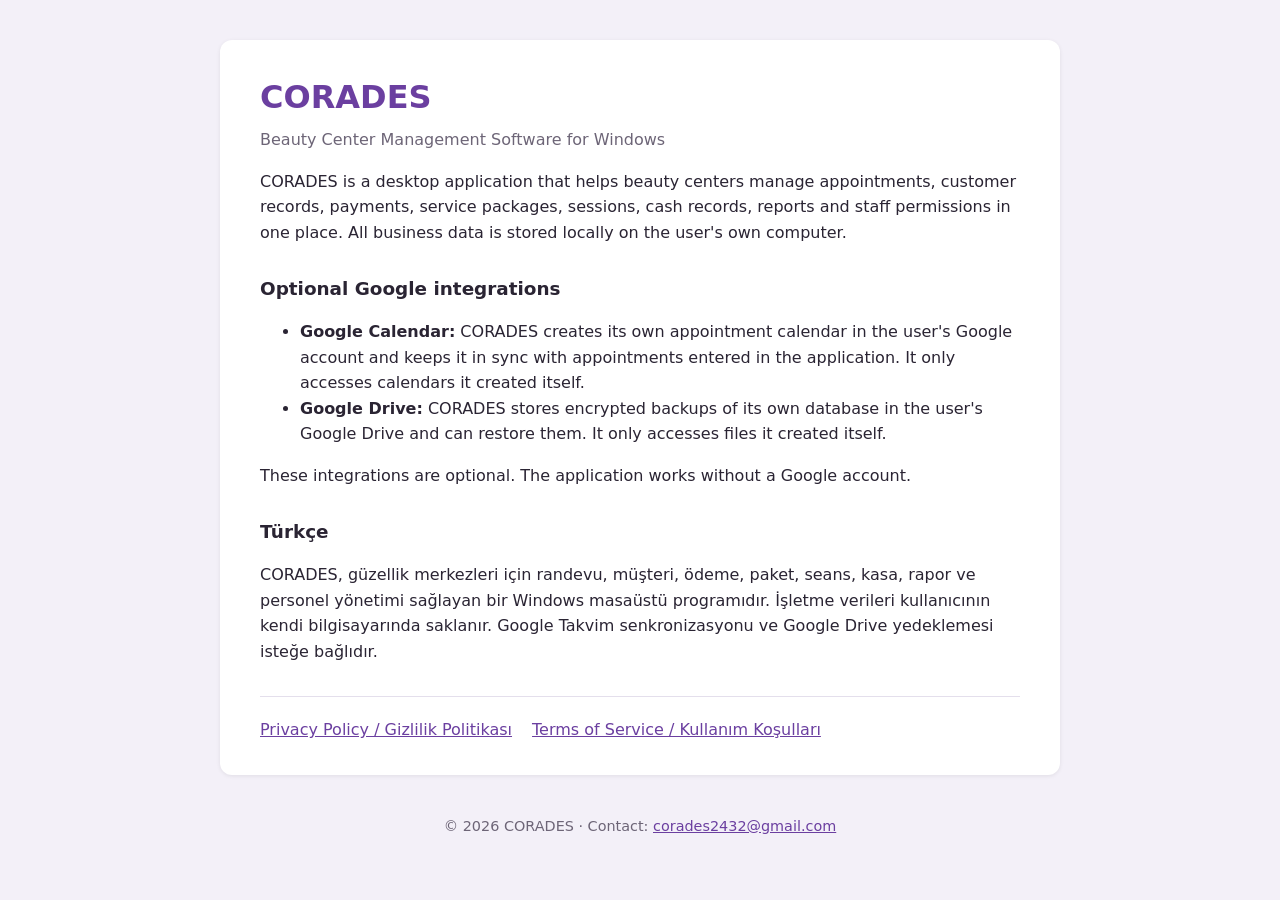
<file: index.html>
<!DOCTYPE html>
<html lang="en">
<head>
  <meta charset="UTF-8">
  <meta name="viewport" content="width=device-width, initial-scale=1">
  <title>CORADES – Beauty Center Management Software</title>
  <meta name="description" content="CORADES is a Windows desktop application for beauty centers: appointments, customers, payments, packages, sessions and staff.">
  <link rel="stylesheet" href="style.css">
</head>
<body>
  <main>
    <h1>CORADES</h1>
    <p class="lead">Beauty Center Management Software for Windows</p>

    <p>CORADES is a desktop application that helps beauty centers manage appointments, customer records,
      payments, service packages, sessions, cash records, reports and staff permissions in one place.
      All business data is stored locally on the user's own computer.</p>

    <h2>Optional Google integrations</h2>
    <ul>
      <li><strong>Google Calendar:</strong> CORADES creates its own appointment calendar in the user's Google account
        and keeps it in sync with appointments entered in the application. It only accesses calendars it created itself.</li>
      <li><strong>Google Drive:</strong> CORADES stores encrypted backups of its own database in the user's Google Drive
        and can restore them. It only accesses files it created itself.</li>
    </ul>
    <p>These integrations are optional. The application works without a Google account.</p>

    <h2>Türkçe</h2>
    <p>CORADES, güzellik merkezleri için randevu, müşteri, ödeme, paket, seans, kasa, rapor ve personel yönetimi sağlayan
      bir Windows masaüstü programıdır. İşletme verileri kullanıcının kendi bilgisayarında saklanır. Google Takvim
      senkronizasyonu ve Google Drive yedeklemesi isteğe bağlıdır.</p>

    <nav>
      <a href="privacy.html">Privacy Policy / Gizlilik Politikası</a>
      <a href="terms.html">Terms of Service / Kullanım Koşulları</a>
    </nav>
  </main>
  <footer>© 2026 CORADES · Contact: <a href="mailto:corades2432@gmail.com">corades2432@gmail.com</a></footer>
</body>
</html>
</file>
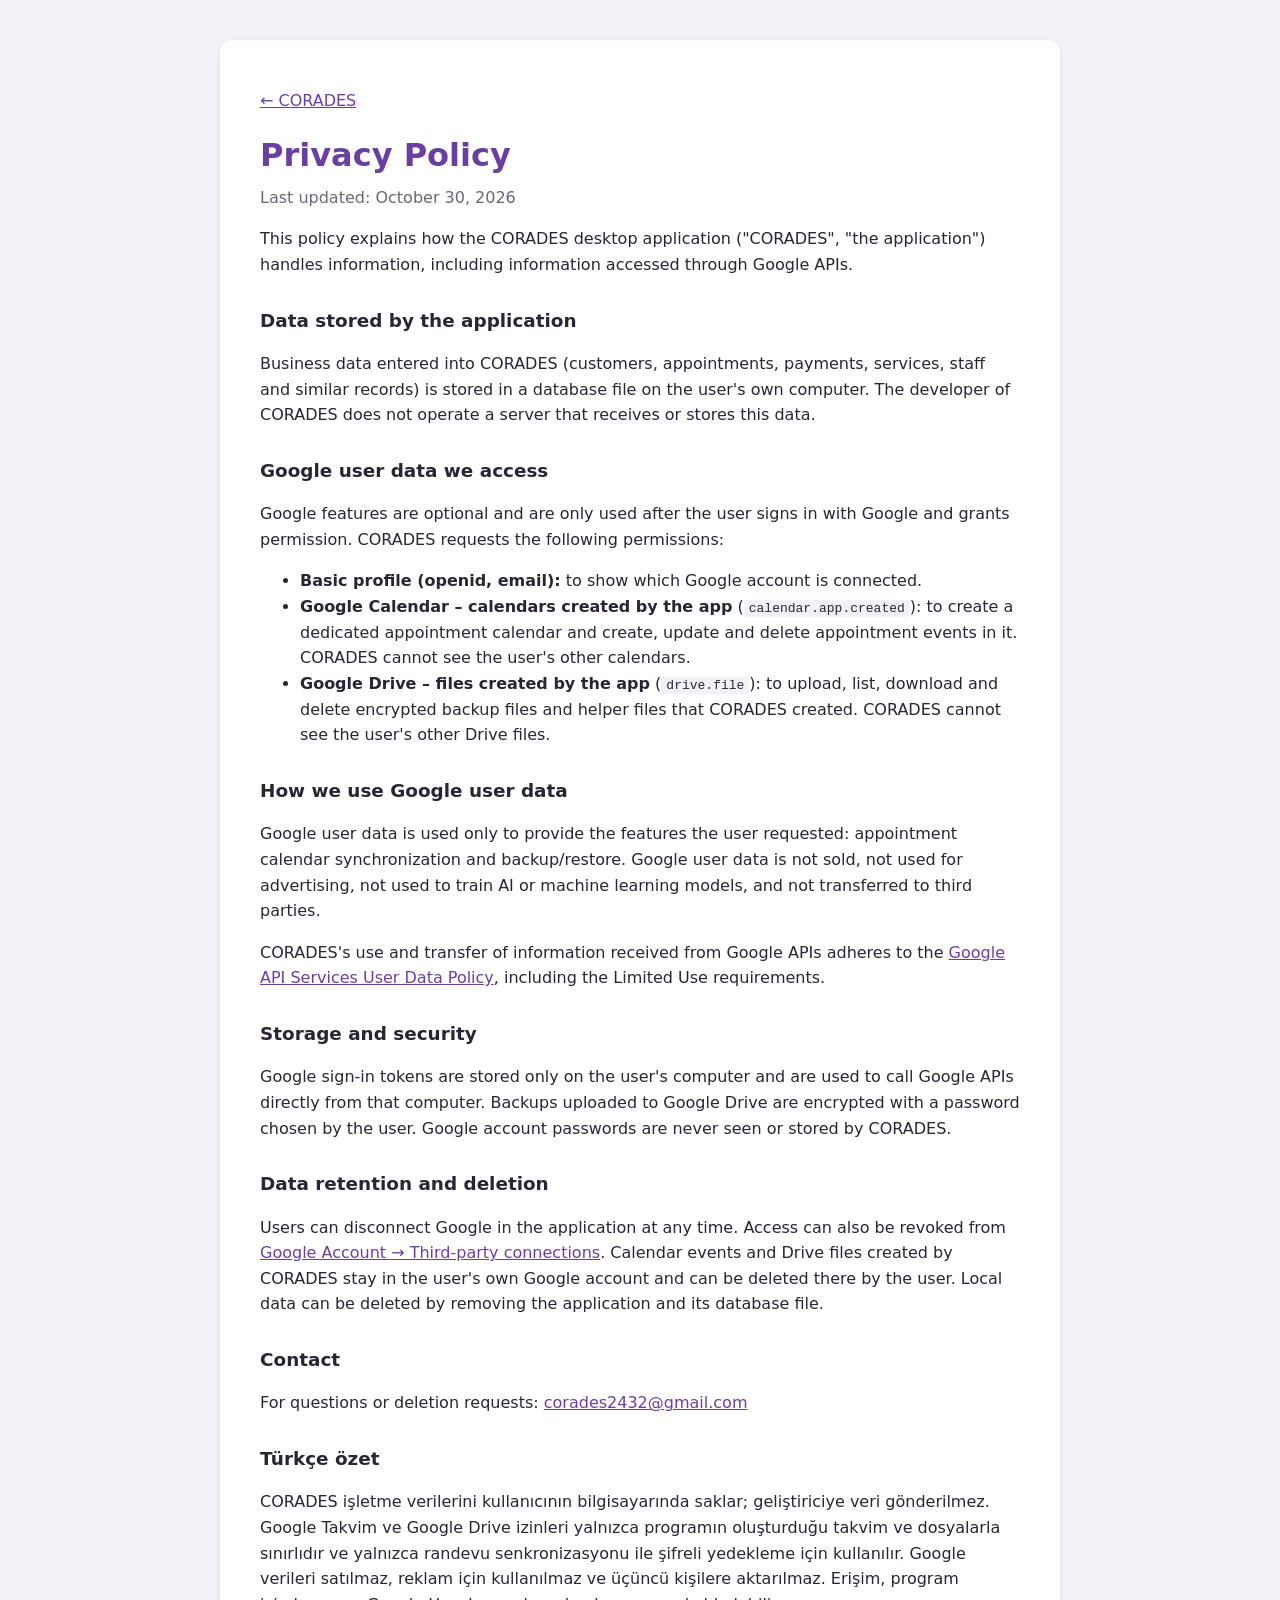
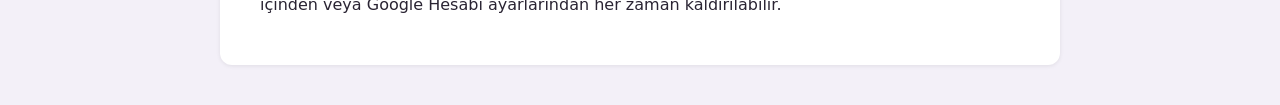
<file: privacy.html>
<!DOCTYPE html>
<html lang="en">
<head>
  <meta charset="UTF-8">
  <meta name="viewport" content="width=device-width, initial-scale=1">
  <title>Privacy Policy – CORADES</title>
  <link rel="stylesheet" href="style.css">
</head>
<body>
  <main>
    <p><a href="index.html">← CORADES</a></p>
    <h1>Privacy Policy</h1>
    <p class="lead">Last updated: October 30, 2026</p>

    <p>This policy explains how the CORADES desktop application ("CORADES", "the application") handles information,
      including information accessed through Google APIs.</p>

    <h2>Data stored by the application</h2>
    <p>Business data entered into CORADES (customers, appointments, payments, services, staff and similar records) is
      stored in a database file on the user's own computer. The developer of CORADES does not operate a server that
      receives or stores this data.</p>

    <h2>Google user data we access</h2>
    <p>Google features are optional and are only used after the user signs in with Google and grants permission.
      CORADES requests the following permissions:</p>
    <ul>
      <li><strong>Basic profile (openid, email):</strong> to show which Google account is connected.</li>
      <li><strong>Google Calendar – calendars created by the app</strong>
        (<code>calendar.app.created</code>): to create a dedicated appointment calendar and create, update and delete
        appointment events in it. CORADES cannot see the user's other calendars.</li>
      <li><strong>Google Drive – files created by the app</strong> (<code>drive.file</code>): to upload, list,
        download and delete encrypted backup files and helper files that CORADES created. CORADES cannot see the user's
        other Drive files.</li>
    </ul>

    <h2>How we use Google user data</h2>
    <p>Google user data is used only to provide the features the user requested: appointment calendar synchronization
      and backup/restore. Google user data is not sold, not used for advertising, not used to train AI or machine
      learning models, and not transferred to third parties.</p>
    <p>CORADES's use and transfer of information received from Google APIs adheres to the
      <a href="https://developers.google.com/terms/api-services-user-data-policy">Google API Services User Data Policy</a>,
      including the Limited Use requirements.</p>

    <h2>Storage and security</h2>
    <p>Google sign-in tokens are stored only on the user's computer and are used to call Google APIs directly from that
      computer. Backups uploaded to Google Drive are encrypted with a password chosen by the user. Google account
      passwords are never seen or stored by CORADES.</p>

    <h2>Data retention and deletion</h2>
    <p>Users can disconnect Google in the application at any time. Access can also be revoked from
      <a href="https://myaccount.google.com/permissions">Google Account → Third-party connections</a>. Calendar events
      and Drive files created by CORADES stay in the user's own Google account and can be deleted there by the user.
      Local data can be deleted by removing the application and its database file.</p>

    <h2>Contact</h2>
    <p>For questions or deletion requests: <a href="mailto:corades2432@gmail.com">corades2432@gmail.com</a></p>

    <h2>Türkçe özet</h2>
    <p>CORADES işletme verilerini kullanıcının bilgisayarında saklar; geliştiriciye veri gönderilmez. Google Takvim ve
      Google Drive izinleri yalnızca programın oluşturduğu takvim ve dosyalarla sınırlıdır ve yalnızca randevu
      senkronizasyonu ile şifreli yedekleme için kullanılır. Google verileri satılmaz, reklam için kullanılmaz ve
      üçüncü kişilere aktarılmaz. Erişim, program içinden veya Google Hesabı ayarlarından her zaman kaldırılabilir.</p>
  </main>
</body>
</html>
</file>
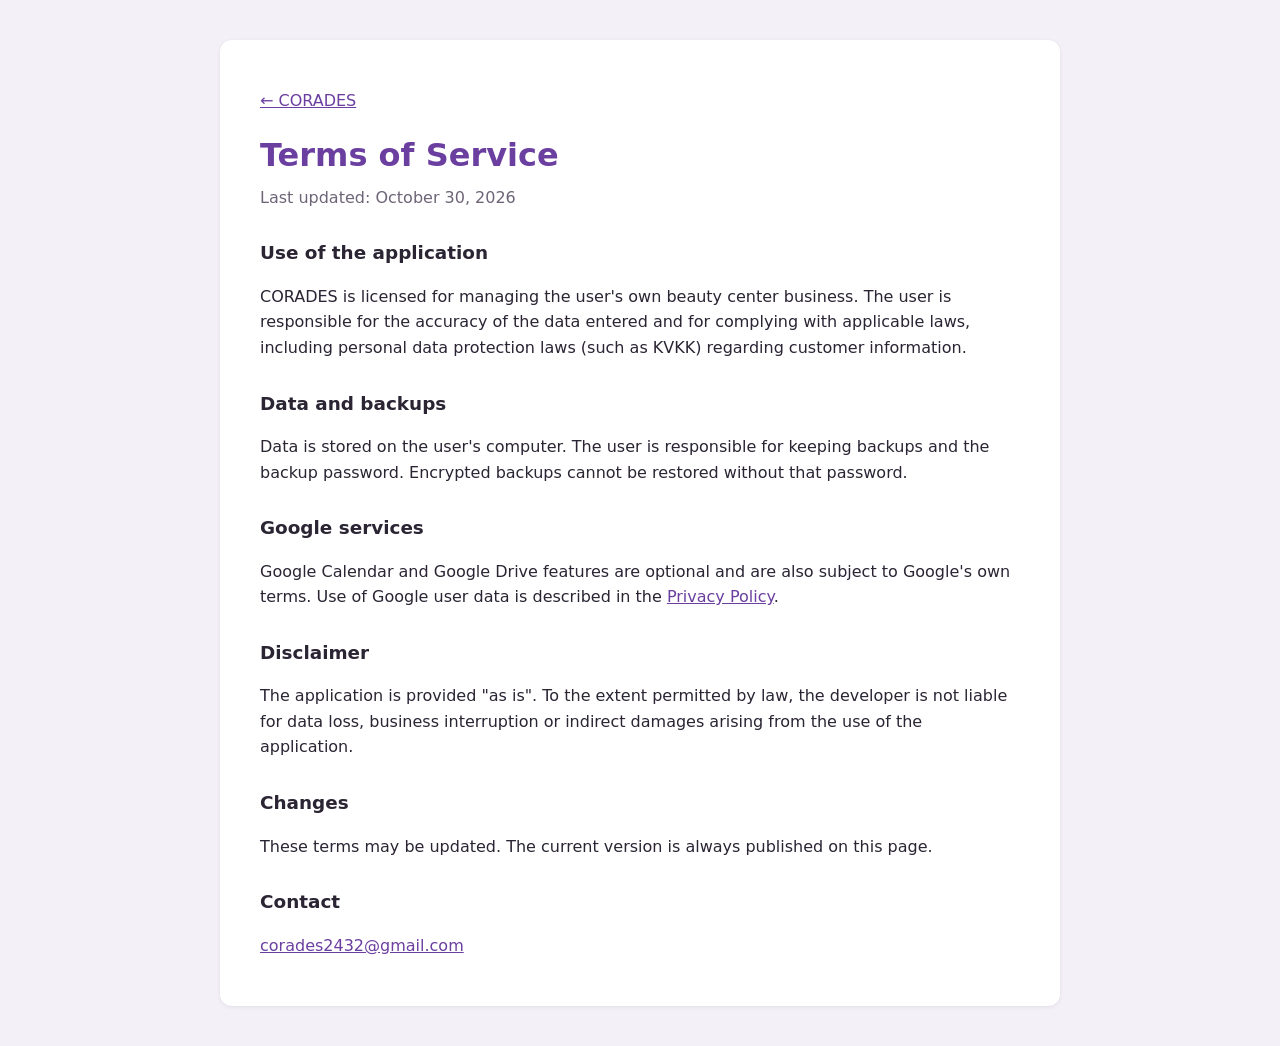
<file: terms.html>
<!DOCTYPE html>
<html lang="en">
<head>
  <meta charset="UTF-8">
  <meta name="viewport" content="width=device-width, initial-scale=1">
  <title>Terms of Service – CORADES</title>
  <link rel="stylesheet" href="style.css">
</head>
<body>
  <main>
    <p><a href="index.html">← CORADES</a></p>
    <h1>Terms of Service</h1>
    <p class="lead">Last updated: October 30, 2026</p>

    <h2>Use of the application</h2>
    <p>CORADES is licensed for managing the user's own beauty center business. The user is responsible for the
      accuracy of the data entered and for complying with applicable laws, including personal data protection laws
      (such as KVKK) regarding customer information.</p>

    <h2>Data and backups</h2>
    <p>Data is stored on the user's computer. The user is responsible for keeping backups and the backup password.
      Encrypted backups cannot be restored without that password.</p>

    <h2>Google services</h2>
    <p>Google Calendar and Google Drive features are optional and are also subject to Google's own terms. Use of
      Google user data is described in the <a href="privacy.html">Privacy Policy</a>.</p>

    <h2>Disclaimer</h2>
    <p>The application is provided "as is". To the extent permitted by law, the developer is not liable for data loss,
      business interruption or indirect damages arising from the use of the application.</p>

    <h2>Changes</h2>
    <p>These terms may be updated. The current version is always published on this page.</p>

    <h2>Contact</h2>
    <p><a href="mailto:corades2432@gmail.com">corades2432@gmail.com</a></p>
  </main>
</body>
</html>
</file>
<file: style.css>
body { margin: 0; font-family: "Segoe UI", system-ui, sans-serif; background: #f3f0f8; color: #2a2433; line-height: 1.6; }
main { max-width: 760px; margin: 40px auto; padding: 32px 40px; background: #fff; border-radius: 12px; box-shadow: 0 1px 4px rgba(0,0,0,.08); }
h1 { margin: 0 0 4px; color: #6b3fa0; }
h2 { margin-top: 28px; font-size: 1.15rem; }
.lead { margin-top: 0; color: #6d6577; }
a { color: #6b3fa0; }
nav { display: flex; gap: 20px; flex-wrap: wrap; margin-top: 32px; padding-top: 20px; border-top: 1px solid #e4dfec; }
footer { text-align: center; color: #6d6577; font-size: .9rem; margin-bottom: 40px; }
code { background: #f3f0f8; padding: 1px 5px; border-radius: 4px; }
@media (max-width: 600px) { main { margin: 0; border-radius: 0; padding: 24px 20px; } }
</file>
